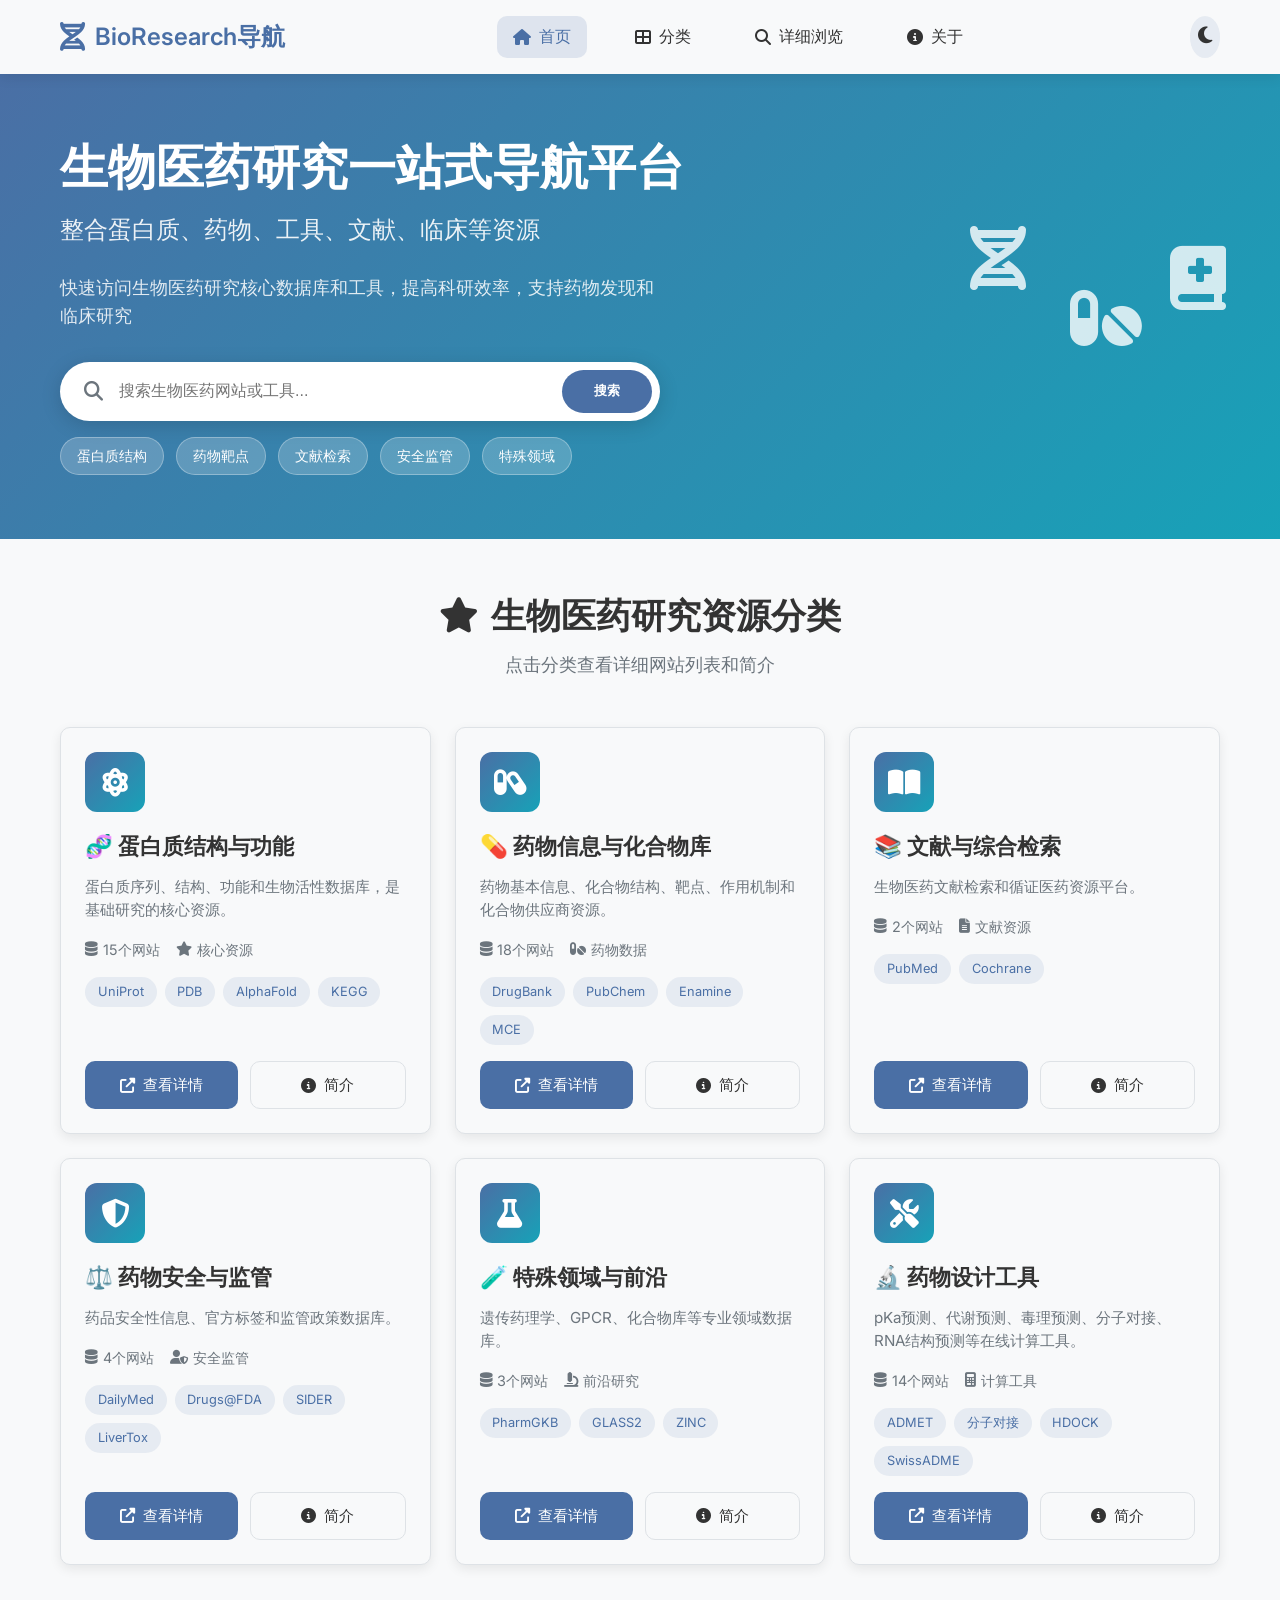
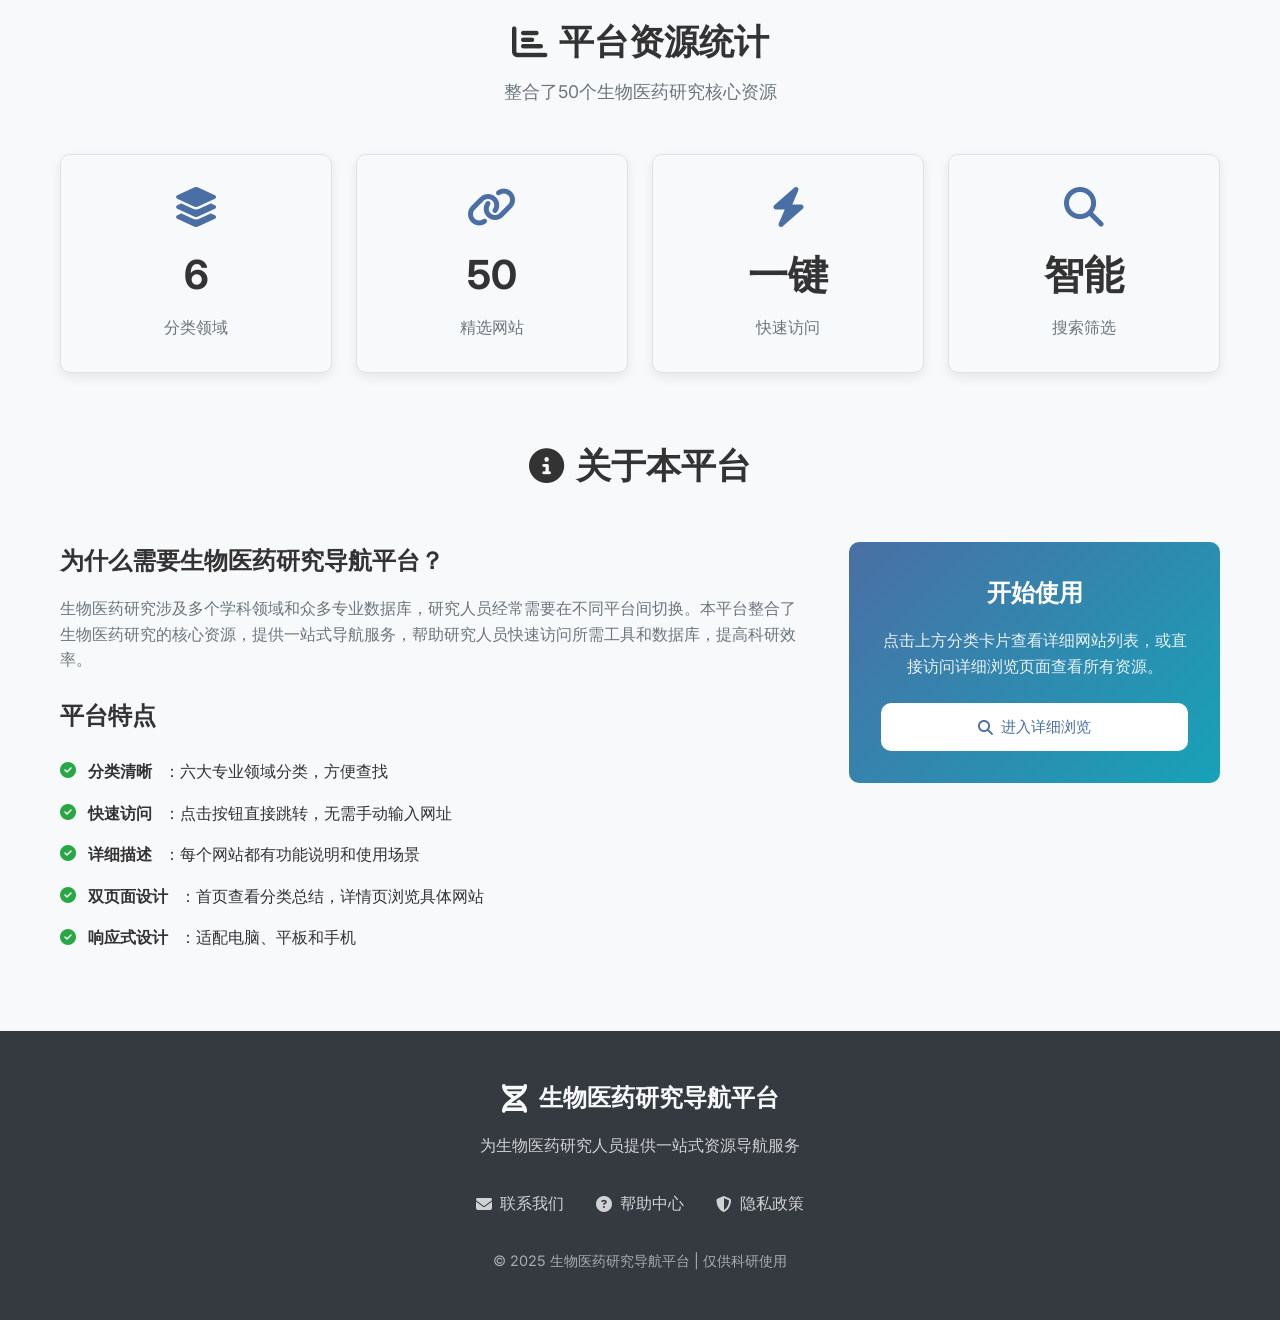
<file: index.html>
<!DOCTYPE html>
<html lang="zh-CN">
<head>
    <meta charset="UTF-8">
    <meta name="viewport" content="width=device-width, initial-scale=1.0">
    <title>BioResearch研究导航平台 | Biomedical Research Portal</title>
    <link rel="stylesheet" href="style.css">
    <link rel="stylesheet" href="https://cdnjs.cloudflare.com/ajax/libs/font-awesome/6.4.0/css/all.min.css">
    <link href="https://fonts.googleapis.com/css2?family=Inter:wght@300;400;500;600;700&family=Poppins:wght@400;500;600&display=swap" rel="stylesheet">
</head>
<body>
    <!-- 导航栏 -->
    <nav class="navbar">
        <div class="container">
            <div class="logo">
                <i class="fas fa-dna"></i>
                <span>BioResearch导航</span>
            </div>
            <div class="nav-links">
                <a href="index.html" class="active"><i class="fas fa-home"></i> 首页</a>
                <a href="#categories"><i class="fas fa-th-large"></i> 分类</a>
                <a href="details.html"><i class="fas fa-search"></i> 详细浏览</a>
                <a href="#about"><i class="fas fa-info-circle"></i> 关于</a>
            </div>
            <div class="theme-toggle">
                <i class="fas fa-moon" id="theme-icon"></i>
            </div>
        </div>
    </nav>

    <!-- 英雄区域 -->
    <header class="hero">
        <div class="container">
            <div class="hero-content">
                <h1>生物医药研究一站式导航平台</h1>
                <p class="subtitle">整合蛋白质、药物、工具、文献、临床等资源</p>
                <p class="description">快速访问生物医药研究核心数据库和工具，提高科研效率，支持药物发现和临床研究</p>
                
                <!-- 搜索框 -->
                <div class="search-container">
                    <div class="search-box">
                        <i class="fas fa-search"></i>
                        <input type="text" id="search-input" placeholder="搜索生物医药网站或工具...">
                        <button id="search-btn">搜索</button>
                    </div>
                    <div class="search-tags">
                        <span class="tag">蛋白质结构</span>
                        <span class="tag">药物靶点</span>
                        <span class="tag">文献检索</span>
                        <span class="tag">安全监管</span>
                        <span class="tag">特殊领域</span>
                    </div>
                </div>
            </div>
            <div class="hero-image">
                <div class="floating-icons">
                    <i class="fas fa-dna"></i>
                    <i class="fas fa-pills"></i>
                    <i class="fas fa-book-medical"></i>
                </div>
            </div>
        </div>
    </header>

    <!-- 主要分类区域 -->
    <main class="main-content">
        <div class="container">
            <section class="featured-sites" id="categories">
                <div class="section-header">
                    <h2><i class="fas fa-star"></i> 生物医药研究资源分类</h2>
                    <p>点击分类查看详细网站列表和简介</p>
                </div>

                <div class="categories-grid">
                    <!-- 蛋白质结构与功能 -->
                    <div class="category-card" data-category="protein">
                        <div class="category-icon">
                            <i class="fas fa-atom"></i>
                        </div>
                        <div class="category-info">
                            <h3>🧬 蛋白质结构与功能</h3>
                            <p class="category-description">蛋白质序列、结构、功能和生物活性数据库，是基础研究的核心资源。</p>
                            <div class="category-stats">
                                <span class="stat"><i class="fas fa-database"></i> 15个网站</span>
                                <span class="stat"><i class="fas fa-star"></i> 核心资源</span>
                            </div>
                            <div class="category-tags">
                                <span class="tag">UniProt</span>
                                <span class="tag">PDB</span>
                                <span class="tag">AlphaFold</span>
                                <span class="tag">KEGG</span>
                            </div>
                        </div>
                        <div class="category-actions">
                            <a href="details.html#protein" class="btn-primary">
                                <i class="fas fa-external-link-alt"></i> 查看详情
                            </a>
                            <button class="btn-secondary" onclick="showCategoryDetails('protein')">
                                <i class="fas fa-info-circle"></i> 简介
                            </button>
                        </div>
                    </div>

                    <!-- 药物信息与化合物库 -->
                    <div class="category-card" data-category="drug">
                        <div class="category-icon">
                            <i class="fas fa-capsules"></i>
                        </div>
                        <div class="category-info">
                            <h3>💊 药物信息与化合物库</h3>
                            <p class="category-description">药物基本信息、化合物结构、靶点、作用机制和化合物供应商资源。</p>
                            <div class="category-stats">
                                <span class="stat"><i class="fas fa-database"></i> 18个网站</span>
                                <span class="stat"><i class="fas fa-pills"></i> 药物数据</span>
                            </div>
                            <div class="category-tags">
                                <span class="tag">DrugBank</span>
                                <span class="tag">PubChem</span>
                                <span class="tag">Enamine</span>
                                <span class="tag">MCE</span>
                            </div>
                        </div>
                        <div class="category-actions">
                            <a href="details.html#drug" class="btn-primary">
                                <i class="fas fa-external-link-alt"></i> 查看详情
                            </a>
                            <button class="btn-secondary" onclick="showCategoryDetails('drug')">
                                <i class="fas fa-info-circle"></i> 简介
                            </button>
                        </div>
                    </div>

                    <!-- 文献与综合检索 -->
                    <div class="category-card" data-category="literature">
                        <div class="category-icon">
                            <i class="fas fa-book-open"></i>
                        </div>
                        <div class="category-info">
                            <h3>📚 文献与综合检索</h3>
                            <p class="category-description">生物医药文献检索和循证医药资源平台。</p>
                            <div class="category-stats">
                                <span class="stat"><i class="fas fa-database"></i> 2个网站</span>
                                <span class="stat"><i class="fas fa-file-alt"></i> 文献资源</span>
                            </div>
                            <div class="category-tags">
                                <span class="tag">PubMed</span>
                                <span class="tag">Cochrane</span>
                            </div>
                        </div>
                        <div class="category-actions">
                            <a href="details.html#literature" class="btn-primary">
                                <i class="fas fa-external-link-alt"></i> 查看详情
                            </a>
                            <button class="btn-secondary" onclick="showCategoryDetails('literature')">
                                <i class="fas fa-info-circle"></i> 简介
                            </button>
                        </div>
                    </div>

                    <!-- 药物安全与监管 -->
                    <div class="category-card" data-category="safety">
                        <div class="category-icon">
                            <i class="fas fa-shield-alt"></i>
                        </div>
                        <div class="category-info">
                            <h3>⚖️ 药物安全与监管</h3>
                            <p class="category-description">药品安全性信息、官方标签和监管政策数据库。</p>
                            <div class="category-stats">
                                <span class="stat"><i class="fas fa-database"></i> 4个网站</span>
                                <span class="stat"><i class="fas fa-user-shield"></i> 安全监管</span>
                            </div>
                            <div class="category-tags">
                                <span class="tag">DailyMed</span>
                                <span class="tag">Drugs@FDA</span>
                                <span class="tag">SIDER</span>
                                <span class="tag">LiverTox</span>
                            </div>
                        </div>
                        <div class="category-actions">
                            <a href="details.html#safety" class="btn-primary">
                                <i class="fas fa-external-link-alt"></i> 查看详情
                            </a>
                            <button class="btn-secondary" onclick="showCategoryDetails('safety')">
                                <i class="fas fa-info-circle"></i> 简介
                            </button>
                        </div>
                    </div>

                    <!-- 特殊领域与前沿 -->
                    <div class="category-card" data-category="special">
                        <div class="category-icon">
                            <i class="fas fa-flask"></i>
                        </div>
                        <div class="category-info">
                            <h3>🧪 特殊领域与前沿</h3>
                            <p class="category-description">遗传药理学、GPCR、化合物库等专业领域数据库。</p>
                            <div class="category-stats">
                                <span class="stat"><i class="fas fa-database"></i> 3个网站</span>
                                <span class="stat"><i class="fas fa-microscope"></i> 前沿研究</span>
                            </div>
                            <div class="category-tags">
                                <span class="tag">PharmGKB</span>
                                <span class="tag">GLASS2</span>
                                <span class="tag">ZINC</span>
                            </div>
                        </div>
                        <div class="category-actions">
                            <a href="details.html#special" class="btn-primary">
                                <i class="fas fa-external-link-alt"></i> 查看详情
                            </a>
                            <button class="btn-secondary" onclick="showCategoryDetails('special')">
                                <i class="fas fa-info-circle"></i> 简介
                            </button>
                        </div>
                    </div>

                    <!-- 药物设计工具 -->
                    <div class="category-card" data-category="tools">
                        <div class="category-icon">
                            <i class="fas fa-tools"></i>
                        </div>
                        <div class="category-info">
                            <h3>🔬 药物设计工具</h3>
                            <p class="category-description">pKa预测、代谢预测、毒理预测、分子对接、RNA结构预测等在线计算工具。</p>
                            <div class="category-stats">
                                <span class="stat"><i class="fas fa-database"></i> 14个网站</span>
                                <span class="stat"><i class="fas fa-calculator"></i> 计算工具</span>
                            </div>
                            <div class="category-tags">
                                <span class="tag">ADMET</span>
                                <span class="tag">分子对接</span>
                                <span class="tag">HDOCK</span>
                                <span class="tag">SwissADME</span>
                            </div>
                        </div>
                        <div class="category-actions">
                            <a href="details.html#tools" class="btn-primary">
                                <i class="fas fa-external-link-alt"></i> 查看详情
                            </a>
                            <button class="btn-secondary" onclick="showCategoryDetails('tools')">
                                <i class="fas fa-info-circle"></i> 简介
                            </button>
                        </div>
                    </div>
                </div>
            </section>

            <!-- 平台统计 -->
            <section class="stats-section">
                <div class="section-header">
                    <h2><i class="fas fa-chart-bar"></i> 平台资源统计</h2>
                    <p>整合了50个生物医药研究核心资源</p>
                </div>
                <div class="stats-grid">
                    <div class="stat-card">
                        <i class="fas fa-layer-group"></i>
                        <h3>6</h3>
                        <p>分类领域</p>
                    </div>
                    <div class="stat-card">
                        <i class="fas fa-link"></i>
                        <h3>50</h3>
                        <p>精选网站</p>
                    </div>
                    <div class="stat-card">
                        <i class="fas fa-bolt"></i>
                        <h3>一键</h3>
                        <p>快速访问</p>
                    </div>
                    <div class="stat-card">
                        <i class="fas fa-search"></i>
                        <h3>智能</h3>
                        <p>搜索筛选</p>
                    </div>
                </div>
            </section>

            <!-- 关于区域 -->
            <section class="about-section" id="about">
                <div class="section-header">
                    <h2><i class="fas fa-info-circle"></i> 关于本平台</h2>
                </div>
                <div class="about-content">
                    <div class="about-text">
                        <h3>为什么需要生物医药研究导航平台？</h3>
                        <p>生物医药研究涉及多个学科领域和众多专业数据库，研究人员经常需要在不同平台间切换。本平台整合了生物医药研究的核心资源，提供一站式导航服务，帮助研究人员快速访问所需工具和数据库，提高科研效率。</p>
                        
                        <h3>平台特点</h3>
                        <ul>
                            <li><i class="fas fa-check-circle"></i> <strong>分类清晰</strong>：六大专业领域分类，方便查找</li>
                            <li><i class="fas fa-check-circle"></i> <strong>快速访问</strong>：点击按钮直接跳转，无需手动输入网址</li>
                            <li><i class="fas fa-check-circle"></i> <strong>详细描述</strong>：每个网站都有功能说明和使用场景</li>
                            <li><i class="fas fa-check-circle"></i> <strong>双页面设计</strong>：首页查看分类总结，详情页浏览具体网站</li>
                            <li><i class="fas fa-check-circle"></i> <strong>响应式设计</strong>：适配电脑、平板和手机</li>
                        </ul>
                    </div>
                    <div class="about-cta">
                        <h3>开始使用</h3>
                        <p>点击上方分类卡片查看详细网站列表，或直接访问详细浏览页面查看所有资源。</p>
                        <a href="details.html" class="btn-primary">
                            <i class="fas fa-search"></i> 进入详细浏览
                        </a>
                    </div>
                </div>
            </section>
        </div>
    </main>

    <!-- 页脚 -->
    <footer class="footer">
        <div class="container">
            <div class="footer-content">
                <div class="footer-logo">
                    <i class="fas fa-dna"></i>
                    <span>生物医药研究导航平台</span>
                </div>
                <p class="footer-description">为生物医药研究人员提供一站式资源导航服务</p>
                <div class="footer-links">
                    <a href="#"><i class="fas fa-envelope"></i> 联系我们</a>
                    <a href="#"><i class="fas fa-question-circle"></i> 帮助中心</a>
                    <a href="#"><i class="fas fa-shield-alt"></i> 隐私政策</a>
                </div>
                <p class="copyright">© 2025 生物医药研究导航平台 | 仅供科研使用</p>
            </div>
        </div>
    </footer>

    <!-- 分类详情模态框 -->
    <div class="modal" id="category-modal">
        <div class="modal-content">
            <div class="modal-header">
                <h3 id="modal-title">分类详情</h3>
                <button class="close-modal" onclick="closeModal()">&times;</button>
            </div>
            <div class="modal-body">
                <div id="modal-content">
                    <!-- 动态内容 -->
                </div>
            </div>
        </div>
    </div>

    <script src="script.js"></script>
</body>
</html>
</file>
<file: style.css>
/* 全局样式 */
:root {
    --primary-color: #4a6fa5;
    --primary-dark: #385d8a;
    --secondary-color: #6c757d;
    --accent-color: #17a2b8;
    --success-color: #28a745;
    --light-color: #f8f9fa;
    --dark-color: #343a40;
    --text-color: #333;
    --text-light: #6c757d;
    --border-color: #dee2e6;
    --shadow: 0 4px 12px rgba(0, 0, 0, 0.08);
    --shadow-hover: 0 8px 24px rgba(0, 0, 0, 0.12);
    --gradient: linear-gradient(135deg, #4a6fa5 0%, #17a2b8 100%);
    --radius: 10px;
    --transition: all 0.3s ease;
}

.dark-theme {
    --primary-color: #5d8cc8;
    --primary-dark: #4a6fa5;
    --light-color: #1a1d23;
    --dark-color: #f8f9fa;
    --text-color: #e9ecef;
    --text-light: #adb5bd;
    --border-color: #2d3748;
    --shadow: 0 4px 12px rgba(0, 0, 0, 0.25);
    --shadow-hover: 0 8px 24px rgba(0, 0, 0, 0.35);
}

* {
    margin: 0;
    padding: 0;
    box-sizing: border-box;
}

body {
    font-family: 'Inter', -apple-system, BlinkMacSystemFont, sans-serif;
    color: var(--text-color);
    background-color: var(--light-color);
    line-height: 1.6;
    transition: var(--transition);
}

.container {
    max-width: 1200px;
    margin: 0 auto;
    padding: 0 20px;
}

/* 导航栏 */
.navbar {
    background-color: var(--light-color);
    box-shadow: var(--shadow);
    position: sticky;
    top: 0;
    z-index: 1000;
    transition: var(--transition);
}

.navbar .container {
    display: flex;
    justify-content: space-between;
    align-items: center;
    padding: 1rem 20px;
}

.logo {
    display: flex;
    align-items: center;
    font-size: 1.5rem;
    font-weight: 600;
    color: var(--primary-color);
}

.logo i {
    margin-right: 10px;
    font-size: 1.8rem;
}

.nav-links {
    display: flex;
    gap: 2rem;
}

.nav-links a {
    text-decoration: none;
    color: var(--text-color);
    font-weight: 500;
    display: flex;
    align-items: center;
    gap: 0.5rem;
    padding: 0.5rem 1rem;
    border-radius: var(--radius);
    transition: var(--transition);
}

.nav-links a:hover {
    color: var(--primary-color);
    background-color: rgba(74, 111, 165, 0.1);
}

.nav-links a.active {
    color: var(--primary-color);
    background-color: rgba(74, 111, 165, 0.15);
}

.theme-toggle {
    cursor: pointer;
    padding: 0.5rem;
    border-radius: 50%;
    background-color: rgba(74, 111, 165, 0.1);
    transition: var(--transition);
}

.theme-toggle:hover {
    background-color: rgba(74, 111, 165, 0.2);
}

.theme-toggle i {
    font-size: 1.2rem;
    color: var(--text-color);
}

/* 英雄区域 */
.hero {
    padding: 4rem 0;
    background: var(--gradient);
    color: white;
    margin-bottom: 3rem;
}

.hero .container {
    display: flex;
    align-items: center;
    justify-content: space-between;
    gap: 3rem;
}

.hero-content {
    flex: 1;
}

.hero h1 {
    font-size: 3rem;
    font-weight: 700;
    margin-bottom: 1rem;
    line-height: 1.2;
}

.subtitle {
    font-size: 1.5rem;
    font-weight: 300;
    margin-bottom: 1.5rem;
    opacity: 0.9;
}

.description {
    font-size: 1.1rem;
    margin-bottom: 2rem;
    max-width: 600px;
    opacity: 0.85;
}

.search-container {
    max-width: 600px;
}

.search-box {
    display: flex;
    background: white;
    border-radius: 50px;
    padding: 0.5rem;
    box-shadow: 0 4px 20px rgba(0, 0, 0, 0.15);
    margin-bottom: 1rem;
}

.search-box i {
    color: var(--text-light);
    padding: 0.75rem 1rem;
    font-size: 1.2rem;
}

.search-box input {
    flex: 1;
    border: none;
    outline: none;
    font-size: 1rem;
    padding: 0.75rem 0;
    background: transparent;
}

.search-box button {
    background: var(--primary-color);
    color: white;
    border: none;
    padding: 0.75rem 2rem;
    border-radius: 50px;
    font-weight: 600;
    cursor: pointer;
    transition: var(--transition);
}

.search-box button:hover {
    background: var(--primary-dark);
}

.search-tags {
    display: flex;
    gap: 0.75rem;
    flex-wrap: wrap;
}

.tag {
    background: rgba(255, 255, 255, 0.2);
    color: white;
    padding: 0.4rem 1rem;
    border-radius: 20px;
    font-size: 0.9rem;
    cursor: pointer;
    transition: var(--transition);
    border: 1px solid rgba(255, 255, 255, 0.3);
}

.tag:hover {
    background: rgba(255, 255, 255, 0.3);
}

.hero-image {
    flex: 0 0 300px;
    position: relative;
}

.floating-icons {
    position: relative;
    height: 200px;
}

.floating-icons i {
    position: absolute;
    font-size: 4rem;
    color: rgba(255, 255, 255, 0.8);
    animation: float 6s ease-in-out infinite;
}

.floating-icons i:nth-child(1) {
    top: 20px;
    left: 50px;
    animation-delay: 0s;
}

.floating-icons i:nth-child(2) {
    top: 80px;
    left: 150px;
    animation-delay: 2s;
}

.floating-icons i:nth-child(3) {
    top: 40px;
    left: 250px;
    animation-delay: 4s;
}

@keyframes float {
    0%, 100% { transform: translateY(0); }
    50% { transform: translateY(-20px); }
}

/* 主要内容区域 */
.section-header {
    text-align: center;
    margin-bottom: 3rem;
}

.section-header h2 {
    font-size: 2.2rem;
    font-weight: 700;
    margin-bottom: 0.5rem;
    color: var(--text-color);
    display: flex;
    align-items: center;
    justify-content: center;
    gap: 0.75rem;
}

.section-header p {
    color: var(--text-light);
    font-size: 1.1rem;
}

/* 分类卡片网格 */
.categories-grid {
    display: grid;
    grid-template-columns: repeat(auto-fill, minmax(350px, 1fr));
    gap: 1.5rem;
    margin-bottom: 3rem;
}

.category-card {
    background: var(--light-color);
    border-radius: var(--radius);
    padding: 1.5rem;
    box-shadow: var(--shadow);
    transition: var(--transition);
    border: 1px solid var(--border-color);
    display: flex;
    flex-direction: column;
}

.category-card:hover {
    transform: translateY(-5px);
    box-shadow: var(--shadow-hover);
}

.category-icon {
    width: 60px;
    height: 60px;
    background: var(--gradient);
    border-radius: 12px;
    display: flex;
    align-items: center;
    justify-content: center;
    margin-bottom: 1rem;
}

.category-icon i {
    font-size: 1.8rem;
    color: white;
}

.category-info {
    flex: 1;
}

.category-info h3 {
    font-size: 1.4rem;
    font-weight: 600;
    margin-bottom: 0.75rem;
    color: var(--text-color);
}

.category-description {
    color: var(--text-light);
    margin-bottom: 1rem;
    font-size: 0.95rem;
    line-height: 1.5;
}

.category-stats {
    display: flex;
    gap: 1rem;
    margin-bottom: 1rem;
}

.category-stats .stat {
    display: flex;
    align-items: center;
    gap: 0.3rem;
    font-size: 0.9rem;
    color: var(--text-light);
}

.category-tags {
    display: flex;
    gap: 0.5rem;
    flex-wrap: wrap;
    margin-bottom: 1rem;
}

.category-tags .tag {
    background: rgba(74, 111, 165, 0.1);
    color: var(--primary-color);
    padding: 0.3rem 0.8rem;
    border-radius: 15px;
    font-size: 0.8rem;
    border: none;
}

.category-actions {
    display: flex;
    gap: 0.75rem;
    margin-top: auto;
}

.btn-primary, .btn-secondary {
    padding: 0.75rem 1.5rem;
    border-radius: var(--radius);
    font-weight: 500;
    cursor: pointer;
    transition: var(--transition);
    text-decoration: none;
    display: flex;
    align-items: center;
    justify-content: center;
    gap: 0.5rem;
    flex: 1;
    border: none;
    font-size: 0.95rem;
}

.btn-primary {
    background: var(--primary-color);
    color: white;
}

.btn-primary:hover {
    background: var(--primary-dark);
}

.btn-secondary {
    background: transparent;
    color: var(--text-color);
    border: 1px solid var(--border-color);
}

.btn-secondary:hover {
    background: rgba(74, 111, 165, 0.1);
    border-color: var(--primary-color);
}

/* 统计区域 */
.stats-section {
    margin-bottom: 4rem;
}

.stats-grid {
    display: grid;
    grid-template-columns: repeat(4, 1fr);
    gap: 1.5rem;
}

.stat-card {
    background: var(--light-color);
    padding: 2rem;
    border-radius: var(--radius);
    text-align: center;
    box-shadow: var(--shadow);
    border: 1px solid var(--border-color);
    transition: var(--transition);
}

.stat-card:hover {
    transform: translateY(-3px);
}

.stat-card i {
    font-size: 2.5rem;
    color: var(--primary-color);
    margin-bottom: 1rem;
}

.stat-card h3 {
    font-size: 2.5rem;
    font-weight: 700;
    margin-bottom: 0.5rem;
    color: var(--text-color);
}

.stat-card p {
    color: var(--text-light);
    font-size: 1rem;
}

/* 关于区域 */
.about-section {
    margin-bottom: 4rem;
}

.about-content {
    display: grid;
    grid-template-columns: 2fr 1fr;
    gap: 3rem;
    align-items: start;
}

.about-text h3 {
    font-size: 1.5rem;
    margin-bottom: 1rem;
    color: var(--text-color);
}

.about-text p {
    margin-bottom: 1.5rem;
    color: var(--text-light);
}

.about-text ul {
    list-style: none;
    margin-top: 1.5rem;
}

.about-text li {
    margin-bottom: 1rem;
    display: flex;
    align-items: flex-start;
    gap: 0.75rem;
}

.about-text li i {
    color: var(--success-color);
    margin-top: 0.2rem;
}

.about-cta {
    background: var(--gradient);
    color: white;
    padding: 2rem;
    border-radius: var(--radius);
    text-align: center;
}

.about-cta h3 {
    font-size: 1.5rem;
    margin-bottom: 1rem;
}

.about-cta p {
    margin-bottom: 1.5rem;
    opacity: 0.9;
}

.about-cta .btn-primary {
    background: white;
    color: var(--primary-color);
    width: 100%;
}

.about-cta .btn-primary:hover {
    background: rgba(255, 255, 255, 0.9);
}

/* 页脚 */
.footer {
    background: var(--dark-color);
    color: var(--light-color);
    padding: 3rem 0;
    margin-top: 4rem;
}

.footer-content {
    text-align: center;
}

.footer-logo {
    display: flex;
    align-items: center;
    justify-content: center;
    gap: 0.75rem;
    font-size: 1.5rem;
    font-weight: 600;
    margin-bottom: 1rem;
}

.footer-logo i {
    font-size: 1.8rem;
}

.footer-description {
    margin-bottom: 2rem;
    opacity: 0.8;
    max-width: 500px;
    margin-left: auto;
    margin-right: auto;
}

.footer-links {
    display: flex;
    justify-content: center;
    gap: 2rem;
    margin-bottom: 2rem;
    flex-wrap: wrap;
}

.footer-links a {
    color: var(--light-color);
    text-decoration: none;
    opacity: 0.8;
    transition: var(--transition);
    display: flex;
    align-items: center;
    gap: 0.5rem;
}

.footer-links a:hover {
    opacity: 1;
}

.copyright {
    opacity: 0.6;
    font-size: 0.9rem;
}

/* 模态框 */
.modal {
    display: none;
    position: fixed;
    top: 0;
    left: 0;
    width: 100%;
    height: 100%;
    background: rgba(0, 0, 0, 0.5);
    z-index: 2000;
    align-items: center;
    justify-content: center;
}

.modal.active {
    display: flex;
}

.modal-content {
    background: var(--light-color);
    border-radius: var(--radius);
    width: 90%;
    max-width: 600px;
    max-height: 80vh;
    overflow-y: auto;
    box-shadow: 0 10px 40px rgba(0, 0, 0, 0.2);
}

.modal-header {
    padding: 1.5rem;
    border-bottom: 1px solid var(--border-color);
    display: flex;
    justify-content: space-between;
    align-items: center;
}

.modal-header h3 {
    font-size: 1.5rem;
    font-weight: 600;
}

.close-modal {
    background: none;
    border: none;
    font-size: 1.8rem;
    color: var(--text-light);
    cursor: pointer;
    transition: var(--transition);
}

.close-modal:hover {
    color: var(--text-color);
}

.modal-body {
    padding: 1.5rem;
}

/* 详情页布局 */
.details-layout {
    display: flex;
    min-height: calc(100vh - 80px);
    margin-top: 0;
}

/* 左侧导航 */
.sidebar {
    width: 380px;
    background: var(--light-color);
    border-right: 1px solid var(--border-color);
    padding: 1.5rem;
    position: fixed;
    top: 80px;
    left: 0;
    height: calc(100vh - 80px);
    overflow-y: auto;
    z-index: 100;
    box-shadow: var(--shadow);
}

.sidebar h3 {
    font-size: 1.2rem;
    margin-bottom: 1rem;
    display: flex;
    align-items: center;
    gap: 0.5rem;
    color: var(--primary-color);
}

.sidebar h4 {
    font-size: 1rem;
    margin: 1.5rem 0 0.75rem 0;
    display: flex;
    align-items: center;
    gap: 0.5rem;
    color: var(--text-color);
}

.sidebar-stats,
.sidebar-help {
    margin-top: 2rem;
    padding-top: 1.5rem;
    border-top: 1px solid var(--border-color);
}

.stat-item {
    display: flex;
    justify-content: space-between;
    margin-bottom: 0.5rem;
    font-size: 0.9rem;
    color: var(--text-light);
}

.sidebar-help p {
    font-size: 0.85rem;
    color: var(--text-light);
    margin-bottom: 0.5rem;
    line-height: 1.4;
}

/* 树形导航样式 */
.category-nav {
    list-style: none;
    padding: 0;
    margin: 0;
}

.category-item {
    margin-bottom: 0;
    border-radius: 8px;
    overflow: hidden;
    border: 1px solid var(--border-color);
    background: var(--light-color);
    transition: all 0.2s;
}

.category-item:hover {
    border-color: var(--primary-color);
    box-shadow: 0 2px 8px rgba(74, 111, 165, 0.1);
}

.category-item + .category-item {
    margin-top: 0;
}

/* 移除列表项之间的所有间距 */
.category-nav li {
    margin: 0;
    padding: 0;
}

.category-header {
    display: flex;
    justify-content: space-between;
    align-items: center;
    padding: 0.5rem 1rem;
    cursor: pointer;
    user-select: none;
    transition: background-color 0.2s;
}

.category-header:hover {
    background: rgba(74, 111, 165, 0.05);
}

.category-title {
    display: flex;
    align-items: center;
    gap: 0.5rem;
    font-weight: 500;
    color: var(--text-color);
}

.expand-icon {
    color: var(--primary-color);
    font-size: 0.8rem;
    transition: transform 0.2s;
    width: 16px;
    text-align: center;
}

.nav-text {
    font-size: 0.95rem;
}

.site-count {
    font-size: 0.8rem;
    color: var(--text-light);
    background: rgba(74, 111, 165, 0.1);
    padding: 0.2rem 0.5rem;
    border-radius: 10px;
}

.site-list {
    list-style: none;
    padding: 0;
    margin: 0;
    max-height: 0;
    overflow: hidden;
    transition: max-height 0.3s ease-out;
    background: rgba(255, 255, 255, 0.5);
    display: none;
}

.site-list.expanded {
    display: block;
}

.site-list.expanded {
    max-height: 500px;
    transition: max-height 0.5s ease-in;
}

.site-list li {
    border-top: 1px solid var(--border-color);
    margin: 0;
    padding: 0;
}

.site-link {
    display: flex;
    align-items: center;
    gap: 0.5rem;
    padding: 0.4rem 1rem 0.4rem 2rem;
    text-decoration: none;
    color: var(--text-color);
    transition: all 0.2s;
    font-size: 0.85rem;
    margin: 0;
}

.site-link:hover {
    background: rgba(74, 111, 165, 0.08);
    color: var(--primary-color);
}

.site-link i {
    font-size: 0.8rem;
    color: var(--primary-color);
    width: 16px;
    text-align: center;
}

.site-link.visited {
    color: var(--success-color);
}

.site-link.visited i {
    color: var(--success-color);
}

/* 深色主题适配 */
.dark-theme .category-item {
    background: var(--dark-light);
    border-color: var(--dark-border);
}

.dark-theme .category-item:hover {
    border-color: var(--primary-color);
    box-shadow: 0 2px 8px rgba(74, 111, 165, 0.2);
}

.dark-theme .category-header:hover {
    background: rgba(74, 111, 165, 0.1);
}

.dark-theme .site-list {
    background: rgba(40, 44, 52, 0.5);
}

.dark-theme .site-count {
    background: rgba(74, 111, 165, 0.2);
}

.dark-theme .site-link:hover {
    background: rgba(74, 111, 165, 0.15);
}



/* 旧的 .category-nav 样式已删除 - 使用新的树形导航样式 */

/* 右侧内容区域 */
.details-content {
    flex: 1;
    margin-left: 380px;
    padding: 3rem;
    max-width: calc(100% - 380px);
}

.category-section {
    margin-bottom: 4rem;
    scroll-margin-top: 100px;
}

.category-header {
    display: flex;
    align-items: center;
    justify-content: flex-start;
    gap: 1rem;
    margin-bottom: 2rem;
    padding-bottom: 1rem;
    border-bottom: 2px solid var(--border-color);
}

.category-header h2 {
    font-size: 2rem;
    color: var(--text-color);
}

.category-header .category-icon {
    width: 50px;
    height: 50px;
    font-size: 1.5rem;
}

/* 网站列表 - 网格布局 */
.sites-list {
    display: grid;
    grid-template-columns: repeat(auto-fill, minmax(350px, 1fr));
    gap: 1.5rem;
}

.site-card {
    background: var(--light-color);
    border-radius: var(--radius);
    padding: 1.5rem;
    box-shadow: var(--shadow);
    border: 1px solid var(--border-color);
    transition: var(--transition);
    display: flex;
    flex-direction: column;
    gap: 1rem;
}

.site-card:hover {
    box-shadow: var(--shadow-hover);
}

.site-header {
    display: flex;
    justify-content: space-between;
    align-items: flex-start;
    gap: 1rem;
}

.site-logo {
    width: 48px;
    height: 48px;
    border-radius: 8px;
    object-fit: contain;
    background: white;
    padding: 4px;
    box-shadow: 0 2px 8px rgba(0, 0, 0, 0.1);
    flex-shrink: 0;
}

.site-title-info {
    flex: 1;
    min-width: 0;
}

.site-title-info h3 {
    margin: 0 0 0.25rem 0;
}

.site-header h3 {
    font-size: 1.4rem;
    color: var(--text-color);
    margin-bottom: 0.5rem;
}

.site-url {
    color: var(--primary-color);
    font-size: 0.9rem;
    word-break: break-all;
}

.site-description {
    color: var(--text-light);
    line-height: 1.6;
    flex: 1;
}

.site-tags {
    display: flex;
    gap: 0.5rem;
    flex-wrap: wrap;
    margin-bottom: 1rem;
}

.site-tags .tag {
    background: rgba(74, 111, 165, 0.1);
    color: var(--primary-color);
    padding: 0.3rem 0.8rem;
    border-radius: 15px;
    font-size: 0.8rem;
}

.site-actions {
    display: flex;
    gap: 0.75rem;
    margin-top: auto;
}

.site-actions .btn-primary,
.site-actions .btn-secondary {
    padding: 0.6rem 1.2rem;
    font-size: 0.9rem;
    flex: 1;
}

/* 响应式设计 */
@media (max-width: 992px) {
    .hero .container {
        flex-direction: column;
        text-align: center;
    }
    
    .hero h1 {
        font-size: 2.5rem;
    }
    
    .subtitle {
        font-size: 1.3rem;
    }
    
    .about-content {
        grid-template-columns: 1fr;
    }
    
    .stats-grid {
        grid-template-columns: repeat(2, 1fr);
    }
    
    .sidebar {
        width: 100%;
        position: relative;
        top: 0;
        height: auto;
        border-right: none;
        border-bottom: 1px solid var(--border-color);
    }
    
    .details-content {
        margin-left: 0;
    }
    
    .details-layout {
        flex-direction: column;
    }
}

@media (max-width: 768px) {
    .navbar .container {
        flex-direction: column;
        gap: 1rem;
    }
    
    .nav-links {
        width: 100%;
        justify-content: center;
        flex-wrap: wrap;
        gap: 0.5rem;
    }
    
    .categories-grid {
        grid-template-columns: 1fr;
    }
    
    .hero h1 {
        font-size: 2rem;
    }
    
    .subtitle {
        font-size: 1.1rem;
    }
    
    .search-box {
        flex-direction: column;
        border-radius: var(--radius);
    }
    
    .search-box button {
        width: 100%;
        border-radius: var(--radius);
    }
    
    .stats-grid {
        grid-template-columns: 1fr;
    }
    
    .category-actions {
        flex-direction: column;
    }
    
    .site-header {
        flex-direction: column;
        gap: 1rem;
    }
    
    .site-actions {
        flex-direction: column;
    }
}

@media (max-width: 480px) {
    .container {
        padding: 0 15px;
    }
    
    .hero h1 {
        font-size: 1.8rem;
    }
    
    .section-header h2 {
        font-size: 1.8rem;
    }
    
    .category-info h3 {
        font-size: 1.2rem;
    }
    
    .category-header h2 {
        font-size: 1.5rem;
    }
}
</file>
